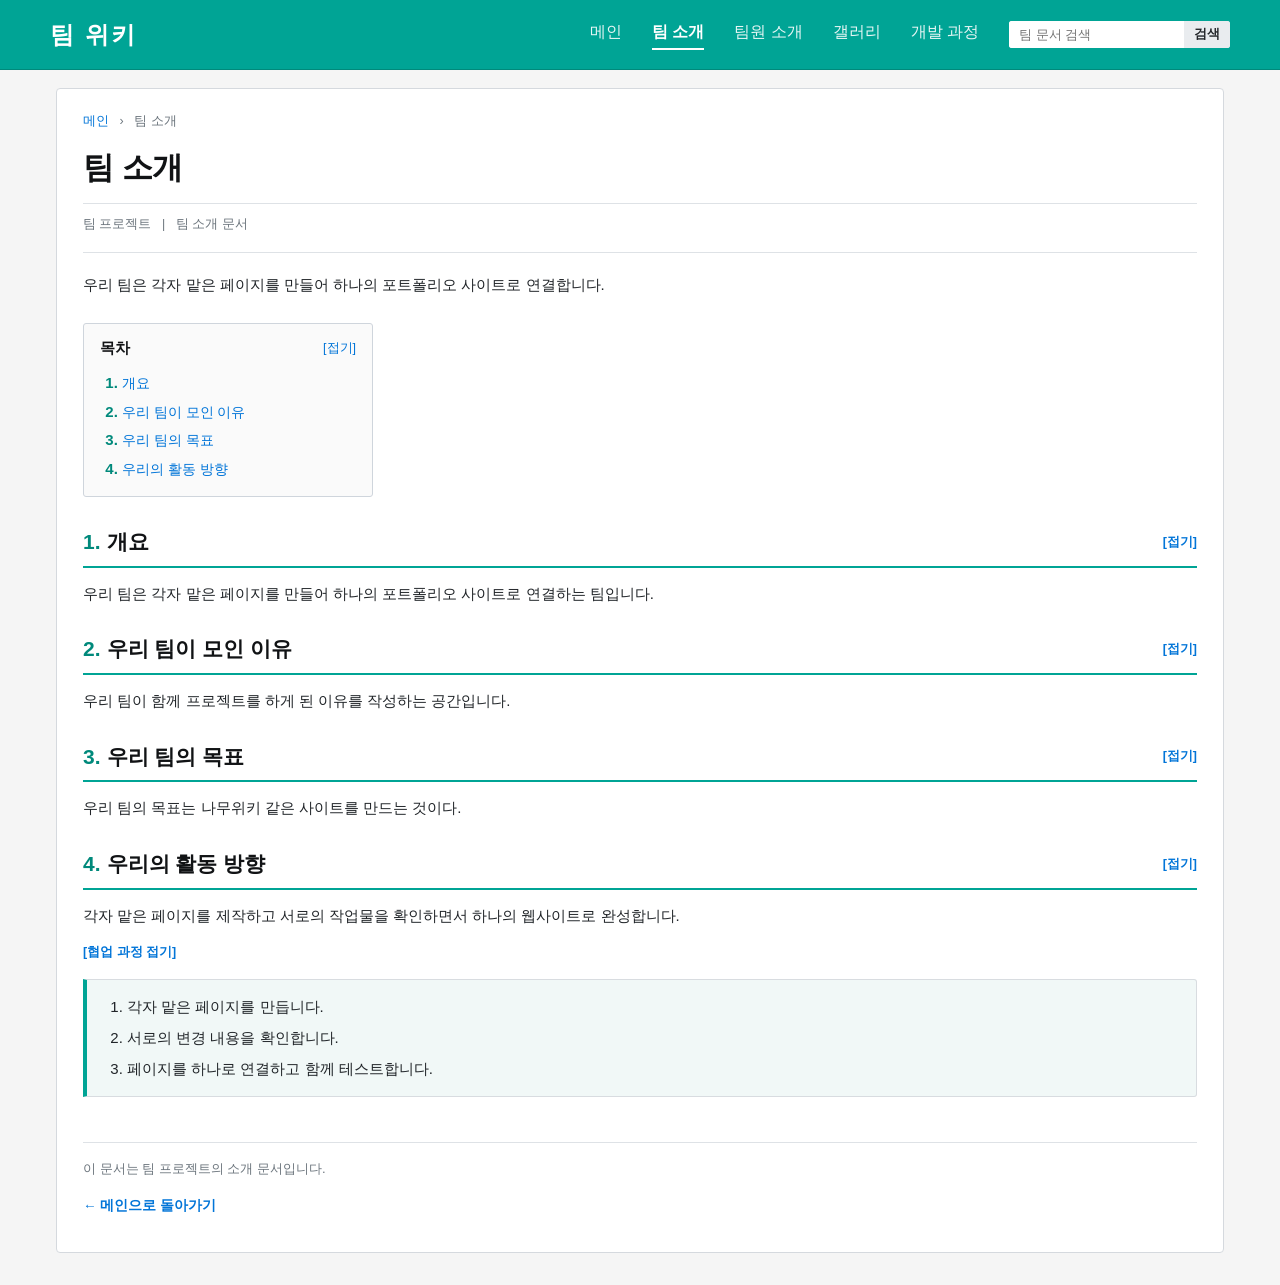
<file: about.html>
<!DOCTYPE html>
<html lang="ko">
<head>
  <meta charset="UTF-8">
  <meta name="viewport" content="width=device-width, initial-scale=1.0">
  <title>팀 소개 - 팀 문서</title>
  <link rel="stylesheet" href="./about.css">
  <script src="./about.js" defer></script>
</head>
<body>

  <!-- 상단 네비게이션 -->
  <header id="main-header" class="top-bar">
    <div class="nav-container">
      <a href="./index.html" class="logo">팀 위키</a>

      <nav class="top-menu" aria-label="주 메뉴">
        <a href="./index.html">메인</a>
        <a href="./about.html" aria-current="page">팀 소개</a>
        <a href="./team.html">팀원 소개</a>
        <a href="./gallery.html">갤러리</a>
        <a href="./process.html">개발 과정</a>
      </nav>

      <form id="search-form" class="search-form">
        <input
          type="search"
          id="search-input"
          placeholder="팀 문서 검색"
          aria-label="문서 검색"
        >
        <button type="submit">검색</button>
      </form>
    </div>
  </header>

  <!-- 문서 영역 -->
  <main class="wiki-container">

    <article class="wiki-article" id="team-info">

      <div class="breadcrumb">
        <a href="./index.html">메인</a>
        <span>›</span>
        팀 소개
      </div>

      <h1 class="document-title">팀 소개</h1>

      <div class="document-info">
        팀 프로젝트
        <span>|</span>
        팀 소개 문서
      </div>

      <hr>

      <p class="intro">
        우리 팀은 각자 맡은 페이지를 만들어 하나의 포트폴리오 사이트로 연결합니다.
      </p>

      <!-- 목차 -->
      <div class="toc">
        <div class="toc-header">
          <div class="toc-title">목차</div>
          <button type="button" class="toc-toggle" id="toc-toggle" aria-controls="toc-list" aria-expanded="true">[접기]</button>
        </div>

        <ol id="toc-list">
          <li><a href="#section1">개요</a></li>
          <li><a href="#section2">우리 팀이 모인 이유</a></li>
          <li><a href="#section3">우리 팀의 목표</a></li>
          <li><a href="#section4">우리의 활동 방향</a></li>
        </ol>
      </div>

      <!-- 1. 개요 -->
      <section id="section1">
        <h2>
          <span>1.</span> 개요
          <button type="button" class="fold-btn" data-target="body-1" aria-controls="body-1" aria-expanded="true">[접기]</button>
        </h2>
        <div class="section-body" id="body-1">
          <p>
            우리 팀은 각자 맡은 페이지를 만들어
            하나의 포트폴리오 사이트로 연결하는 팀입니다.
          </p>
        </div>
      </section>

      <!-- 2. 팀이 모인 이유 -->
      <section id="section2">
        <h2>
          <span>2.</span> 우리 팀이 모인 이유
          <button type="button" class="fold-btn" data-target="body-2" aria-controls="body-2" aria-expanded="true">[접기]</button>
        </h2>
        <div class="section-body" id="body-2">
          <p>
            우리 팀이 함께 프로젝트를 하게 된 이유를 작성하는 공간입니다.
          </p>
        </div>
      </section>

      <!-- 3. 팀의 목표 -->
      <section id="section3">
        <h2>
          <span>3.</span> 우리 팀의 목표
          <button type="button" class="fold-btn" data-target="body-3" aria-controls="body-3" aria-expanded="true">[접기]</button>
        </h2>
        <div class="section-body" id="body-3">
          <p>
            우리 팀의 목표는 나무위키 같은 사이트를 만드는 것이다.
          </p>
        </div>
      </section>

      <!-- 4. 활동 방향 -->
      <section id="section4">
        <h2>
          <span>4.</span> 우리의 활동 방향
          <button type="button" class="fold-btn" data-target="body-4" aria-controls="body-4" aria-expanded="true">[접기]</button>
        </h2>
        <div class="section-body" id="body-4">

          <p>
            각자 맡은 페이지를 제작하고 서로의 작업물을 확인하면서
            하나의 웹사이트로 완성합니다.
          </p>

          <button
            id="work-button"
            type="button"
            aria-controls="work-list"
            aria-expanded="true"
            hidden
          >
            [협업 과정 접기]
          </button>

          <ol id="work-list">
            <li>각자 맡은 페이지를 만듭니다.</li>
            <li>서로의 변경 내용을 확인합니다.</li>
            <li>페이지를 하나로 연결하고 함께 테스트합니다.</li>
          </ol>
        </div>
      </section>

      <!-- 하단 정보 -->
      <div class="document-footer">
        이 문서는 팀 프로젝트의 소개 문서입니다.
      </div>

      <a href="./index.html" class="back-link">
        ← 메인으로 돌아가기
      </a>

    </article>
  </main>

</body>
</html>
</file>
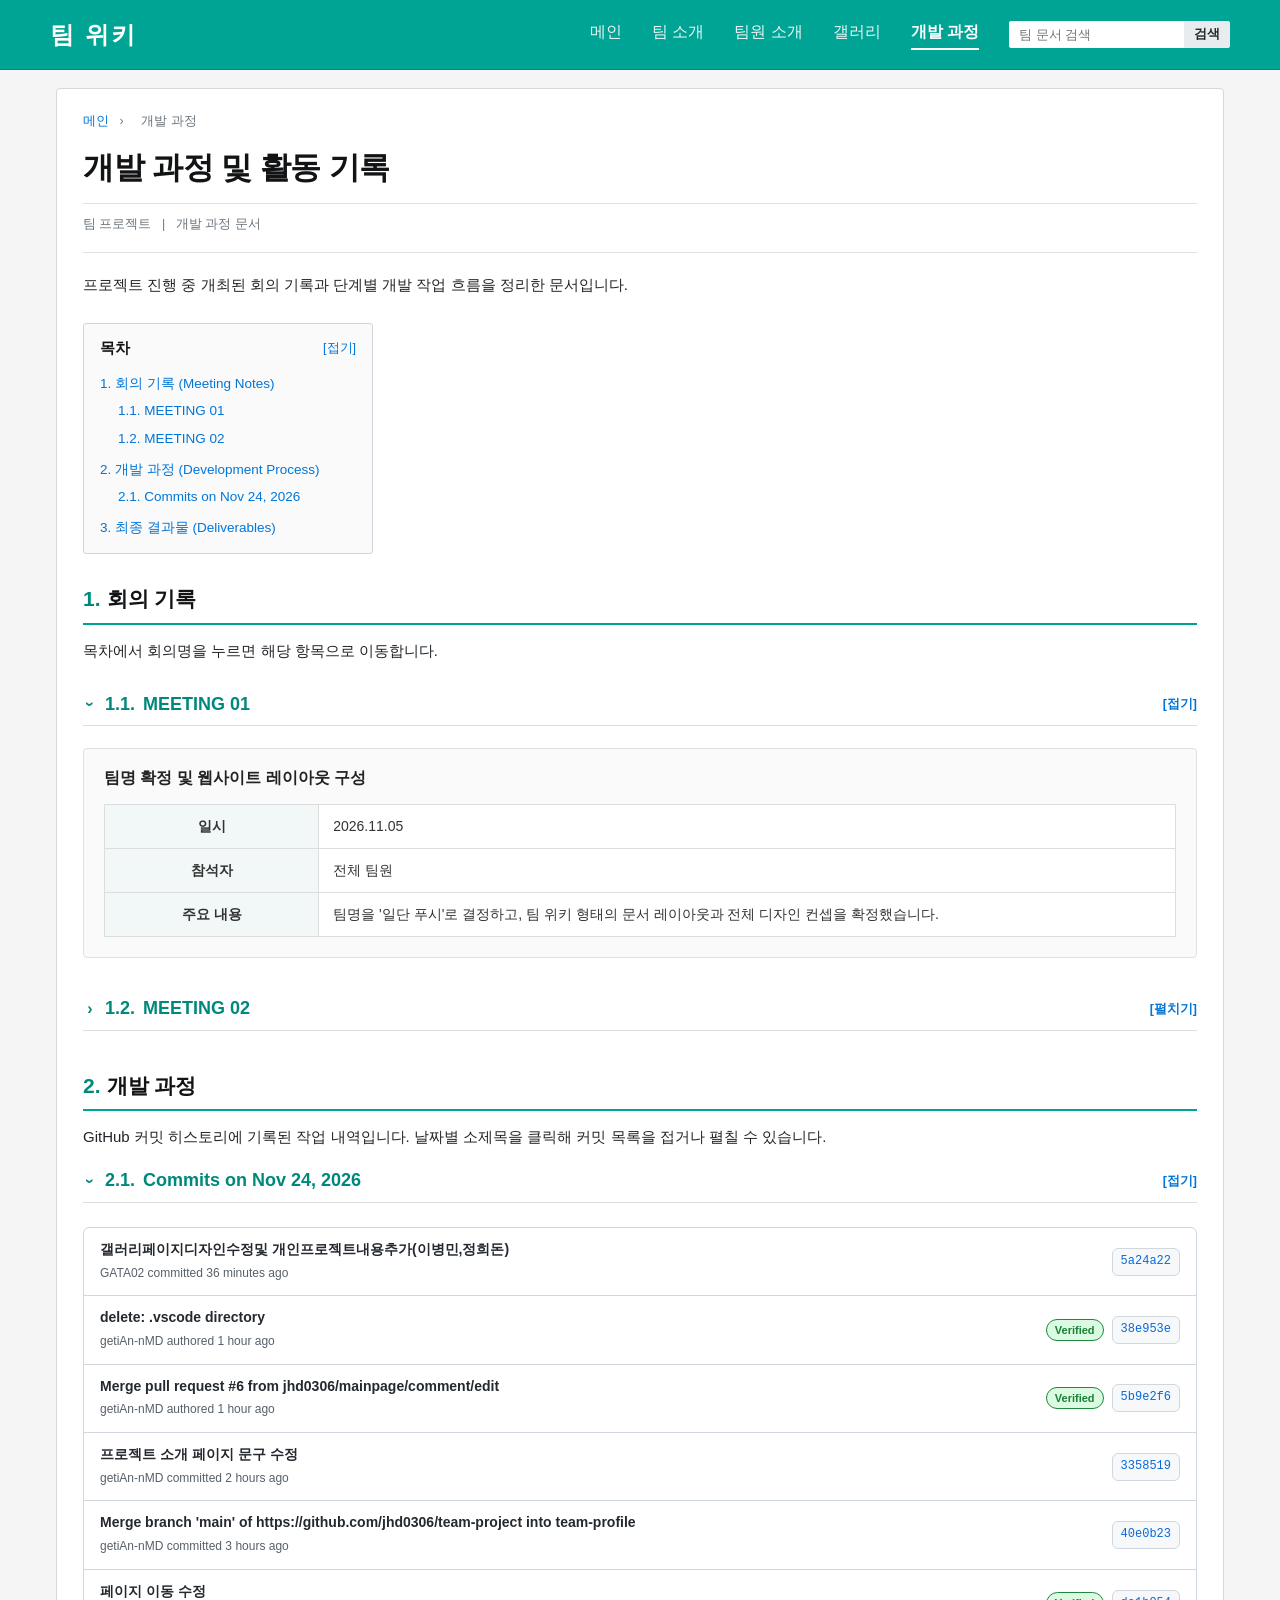
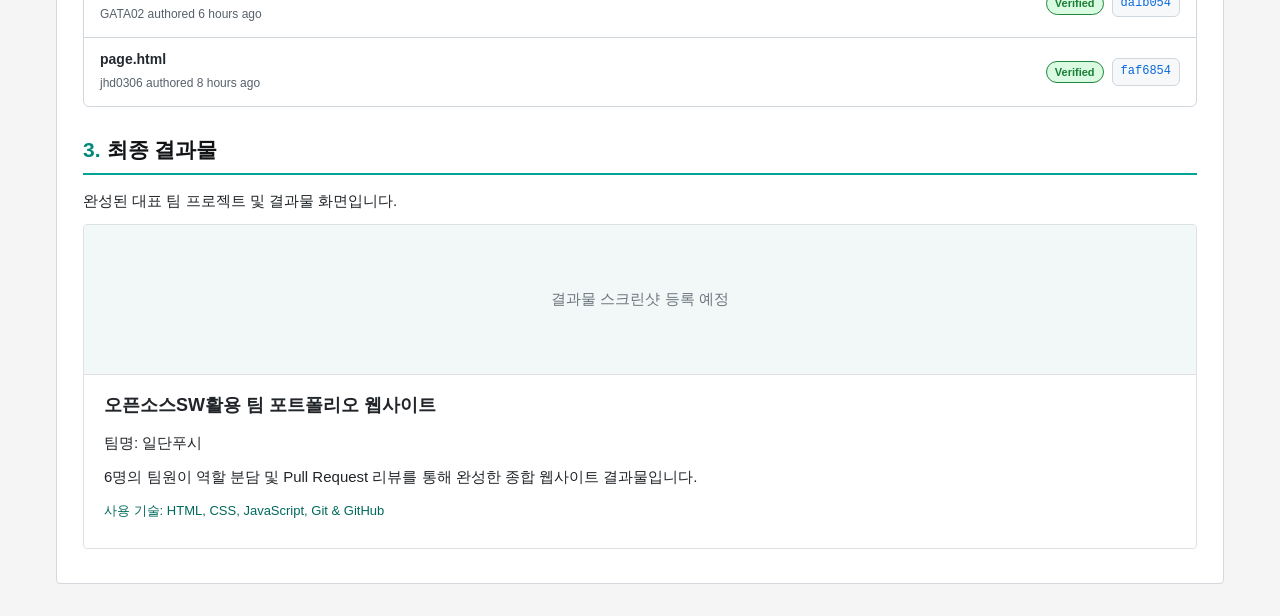
<file: process.html>
<!DOCTYPE html>
<html lang="ko">
<head>
    <meta charset="UTF-8">
    <meta name="viewport" content="width=device-width, initial-scale=1.0">
    <title>개발 과정 - 팀 위키</title>
    <link rel="stylesheet" href="./process.css">
    <script src="./process.js" defer></script>
</head>
<body>

    <!-- 상단 헤더 -->
    <header id="main-header" class="top-bar">
        <div class="nav-container">
            <a href="./index.html" class="logo">팀 위키</a>

            <nav class="top-menu" aria-label="주 메뉴">
                <a href="./index.html">메인</a>
                <a href="./about.html">팀 소개</a>
                <a href="./team.html">팀원 소개</a>
                <a href="./gallery.html">갤러리</a>
                <a href="./process.html" aria-current="page">개발 과정</a>
            </nav>
            <form id="search-form" class="search-form">
                <input type="search" id="search-input" placeholder="팀 문서 검색" aria-label="문서 검색">
                <button type="submit">검색</button>
            </form>
        </div>
    </header>

    <!-- 메인 위키 컨테이너 -->
    <main id="process-page" class="wiki-container">
        <article class="wiki-article">

            <!-- 경로 위치 -->
            <div class="breadcrumb">
                <a href="./index.html">메인</a>
                <span>›</span>
                <span>개발 과정</span>
            </div>

            <h1 class="document-title">개발 과정 및 활동 기록</h1>

            <div class="document-info">
                팀 프로젝트
                <span>|</span>
                개발 과정 문서
            </div>

            <hr>
            <p class="intro">프로젝트 진행 중 개최된 회의 기록과 단계별 개발 작업 흐름을 정리한 문서입니다.</p>

            <!-- 목차 -->
            <nav class="toc" aria-label="목차">
                <div class="toc-header"><div class="toc-title">목차</div><button type="button" class="toc-toggle" id="toc-toggle" aria-controls="toc-list" aria-expanded="true">[접기]</button></div>

                <ol class="toc-list" id="toc-list">
                    <li>
                        <a href="#meetings">
                            <span class="section-number">1.</span> 회의 기록 (Meeting Notes)
                        </a>
                        <ol>
                            <li><a href="#meeting-1-1"><span class="section-number">1.1.</span> MEETING 01</a></li>
                            <li><a href="#meeting-1-2"><span class="section-number">1.2.</span> MEETING 02</a></li>
                        </ol>
                    </li>
                    <li>
                        <a href="#dev-process">
                            <span class="section-number">2.</span> 개발 과정 (Development Process)
                        </a>
                        <ol>
                            <li><a href="#commits-2026-11-24"><span class="section-number">2.1.</span> Commits on Nov 24, 2026</a></li>
                        </ol>
                    </li>
                    <li>
                        <a href="#outcomes">
                            <span class="section-number">3.</span> 최종 결과물 (Deliverables)
                        </a>
                    </li>
                </ol>
            </nav>

            <!-- 1. 회의 기록 섹션 -->
            <section id="meetings" class="gallery-section">
                <h2 class="section-title"><a href="#meetings">1.</a> 회의 기록</h2>
                <p>목차에서 회의명을 누르면 해당 항목으로 이동합니다.</p>

                <!-- 1.1 MEETING 01 -->
                <details id="meeting-1-1" class="section-toggle-card" open>
                    <summary class="section-toggle-summary">
                        <h3 class="sub-section-title">
                            <span class="toggle-icon">›</span>
                            <a href="#meeting-1-1">1.1.</a> MEETING 01
                        </h3>
                    </summary>
                    <div class="section-toggle-content">
                        <div class="meeting-inner-card">
                            <h4 class="meeting-card-title">팀명 확정 및 웹사이트 레이아웃 구성</h4>
                            <table class="wiki-table">
                                <tbody>
                                    <tr>
                                        <th>일시</th>
                                        <td>2026.11.05</td>
                                    </tr>
                                    <tr>
                                        <th>참석자</th>
                                        <td>전체 팀원</td>
                                    </tr>
                                    <tr>
                                        <th>주요 내용</th>
                                        <td>팀명을 '일단 푸시'로 결정하고, 팀 위키 형태의 문서 레이아웃과 전체 디자인 컨셉을 확정했습니다.</td>
                                    </tr>
                                </tbody>
                            </table>
                        </div>
                    </div>
                </details>

                <!-- 1.2 MEETING 02 -->
                <details id="meeting-1-2" class="section-toggle-card" style="margin-top: 16px;">
                    <summary class="section-toggle-summary">
                        <h3 class="sub-section-title">
                            <span class="toggle-icon">›</span>
                            <a href="#meeting-1-2">1.2.</a> MEETING 02
                        </h3>
                    </summary>
                    <div class="section-toggle-content">
                        <div class="meeting-inner-card">
                            <h4 class="meeting-card-title">페이지별 역할 분담 및 Git 브랜치 전략</h4>
                            <table class="wiki-table">
                                <tbody>
                                    <tr>
                                        <th>일시</th>
                                        <td>2026.11.12</td>
                                    </tr>
                                    <tr>
                                        <th>참석자</th>
                                        <td>전체 팀원</td>
                                    </tr>
                                    <tr>
                                        <th>주요 내용</th>
                                        <td>메인 페이지, 팀 소개, 팀원 소개, 갤러리, 개발 과정 등 각 기능별 담당자를 배정하고 PR 검수 규칙을 정했습니다.</td>
                                    </tr>
                                </tbody>
                            </table>
                        </div>
                    </div>
                </details>

            </section>

            <!-- 2. 개발 과정 섹션 -->
            <section id="dev-process" class="gallery-section">
                <h2 class="section-title"><a href="#dev-process">2.</a> 개발 과정</h2>
                <p>GitHub 커밋 히스토리에 기록된 작업 내역입니다. 날짜별 소제목을 클릭해 커밋 목록을 접거나 펼칠 수 있습니다.</p>

                <!-- 2.1. Commits on Nov 24, 2026 -->
                <details id="commits-2026-11-24" class="section-toggle-card" open>
                    <summary class="section-toggle-summary">
                        <h3 class="sub-section-title">
                            <span class="toggle-icon">›</span>
                            <a href="#commits-2026-11-24">2.1.</a> Commits on Nov 24, 2026
                        </h3>
                    </summary>
                    <div class="section-toggle-content">
                        <div class="gh-commits-wrapper">
                            <div class="gh-commit-list">

                                <!-- 커밋 1 -->
                                <div class="gh-commit-row">
                                    <div class="gh-commit-info">
                                        <div class="gh-commit-msg">갤러리페이지디자인수정및 개인프로젝트내용추가(이병민,정희돈)</div>
                                        <div class="gh-commit-author">GATA02 committed 36 minutes ago</div>
                                    </div>
                                    <div class="gh-commit-right">
                                        <span class="gh-commit-sha">5a24a22</span>
                                    </div>
                                </div>

                                <!-- 커밋 2 -->
                                <div class="gh-commit-row">
                                    <div class="gh-commit-info">
                                        <div class="gh-commit-msg">delete: .vscode directory</div>
                                        <div class="gh-commit-author">getiAn-nMD authored 1 hour ago</div>
                                    </div>
                                    <div class="gh-commit-right">
                                        <span class="gh-verified-badge">Verified</span>
                                        <span class="gh-commit-sha">38e953e</span>
                                    </div>
                                </div>

                                <!-- 커밋 3 -->
                                <div class="gh-commit-row">
                                    <div class="gh-commit-info">
                                        <div class="gh-commit-msg">Merge pull request #6 from jhd0306/mainpage/comment/edit</div>
                                        <div class="gh-commit-author">getiAn-nMD authored 1 hour ago</div>
                                    </div>
                                    <div class="gh-commit-right">
                                        <span class="gh-verified-badge">Verified</span>
                                        <span class="gh-commit-sha">5b9e2f6</span>
                                    </div>
                                </div>

                                <!-- 커밋 4 -->
                                <div class="gh-commit-row">
                                    <div class="gh-commit-info">
                                        <div class="gh-commit-msg">프로젝트 소개 페이지 문구 수정</div>
                                        <div class="gh-commit-author">getiAn-nMD committed 2 hours ago</div>
                                    </div>
                                    <div class="gh-commit-right">
                                        <span class="gh-commit-sha">3358519</span>
                                    </div>
                                </div>

                                <!-- 커밋 5 -->
                                <div class="gh-commit-row">
                                    <div class="gh-commit-info">
                                        <div class="gh-commit-msg">Merge branch 'main' of https://github.com/jhd0306/team-project into team-profile</div>
                                        <div class="gh-commit-author">getiAn-nMD committed 3 hours ago</div>
                                    </div>
                                    <div class="gh-commit-right">
                                        <span class="gh-commit-sha">40e0b23</span>
                                    </div>
                                </div>

                                <!-- 커밋 6 -->
                                <div class="gh-commit-row">
                                    <div class="gh-commit-info">
                                        <div class="gh-commit-msg">페이지 이동 수정</div>
                                        <div class="gh-commit-author">GATA02 authored 6 hours ago</div>
                                    </div>
                                    <div class="gh-commit-right">
                                        <span class="gh-verified-badge">Verified</span>
                                        <span class="gh-commit-sha">da1b054</span>
                                    </div>
                                </div>

                                <!-- 커밋 7 -->
                                <div class="gh-commit-row">
                                    <div class="gh-commit-info">
                                        <div class="gh-commit-msg">page.html</div>
                                        <div class="gh-commit-author">jhd0306 authored 8 hours ago</div>
                                    </div>
                                    <div class="gh-commit-right">
                                        <span class="gh-verified-badge">Verified</span>
                                        <span class="gh-commit-sha">faf6854</span>
                                    </div>
                                </div>

                            </div>
                        </div>
                    </div>
                </details>

            </section>

            <!-- 3. 최종 결과물 섹션 -->
            <section id="outcomes" class="gallery-section">
                <h2 class="section-title"><a href="#outcomes">3.</a> 최종 결과물</h2>
                <p>완성된 대표 팀 프로젝트 및 결과물 화면입니다.</p>

                <article class="project-card gallery-team-card">
                    <div class="project-thumb">
                        <span class="placeholder">결과물 스크린샷 등록 예정</span>
                    </div>
                    <div class="project-info">
                        <h3 class="project-title">오픈소스SW활용 팀 포트폴리오 웹사이트</h3>
                        <p class="project-desc">팀명: 일단푸시</p>
                        <p class="project-desc" style="margin-top: 4px;">6명의 팀원이 역할 분담 및 Pull Request 리뷰를 통해 완성한 종합 웹사이트 결과물입니다.</p>
                        <p class="project-tech">사용 기술: HTML, CSS, JavaScript, Git & GitHub</p>
                    </div>
                </article>
            </section>

        </article>
    </main>

</body>
</html>
</file>
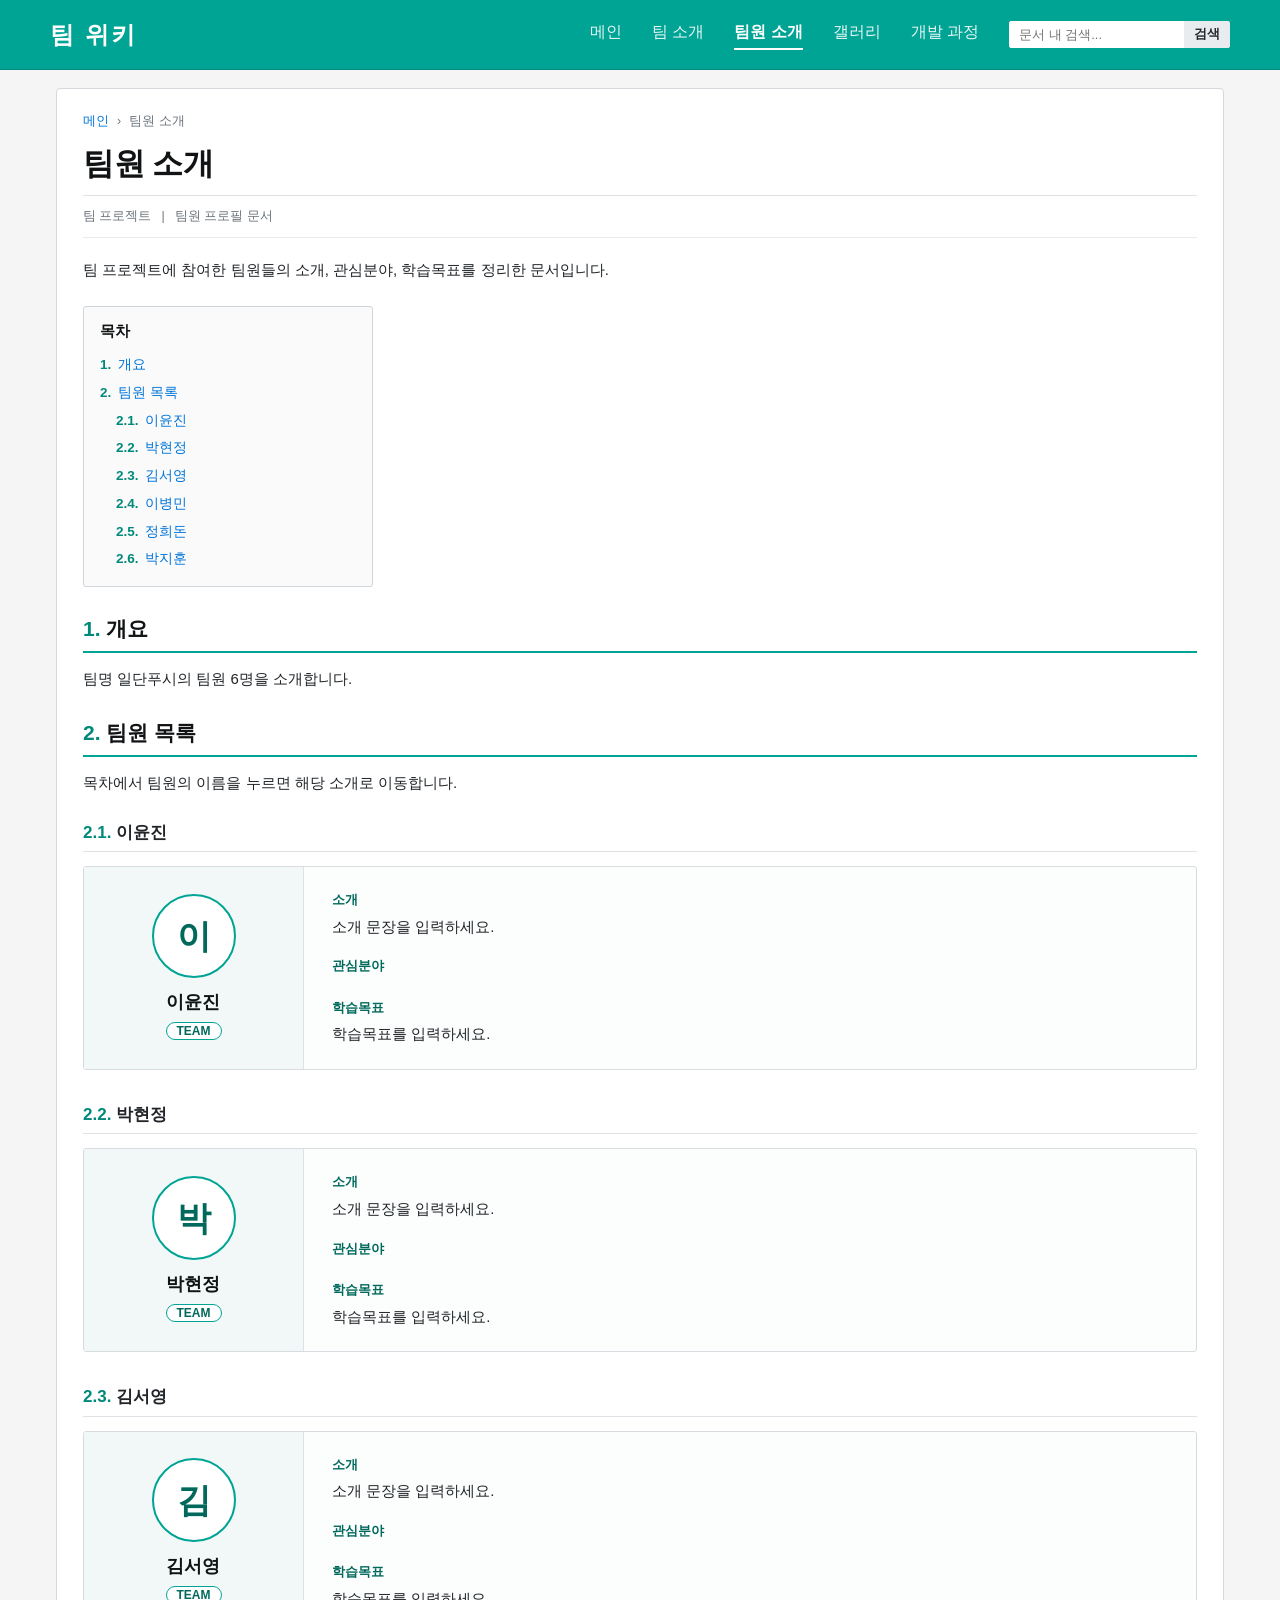
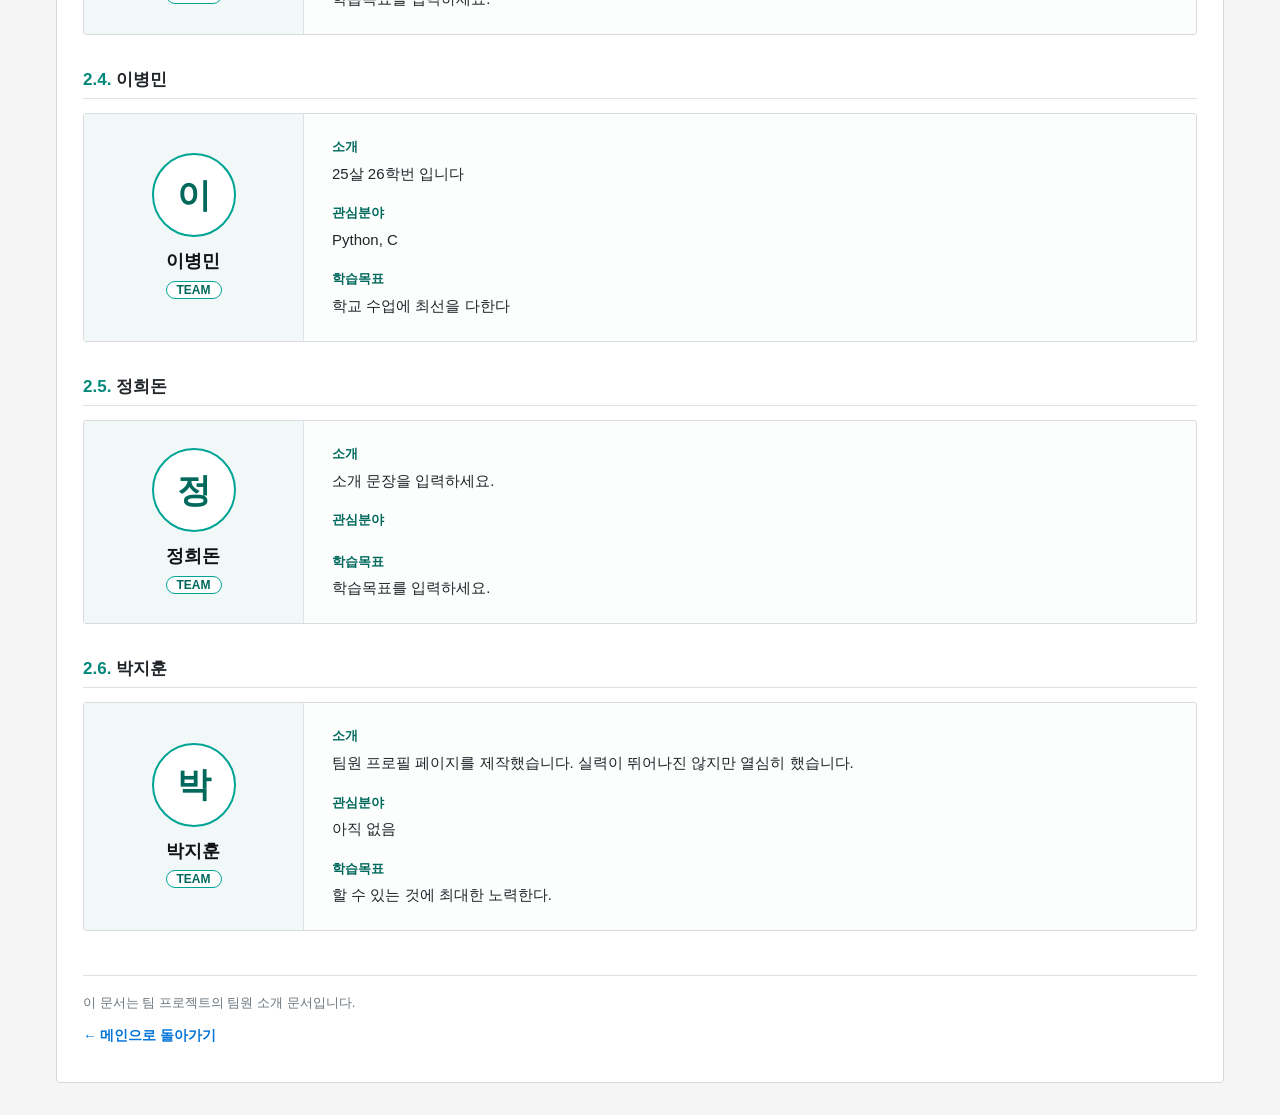
<file: team.html>
<!doctype html>
<html lang="ko">
  <head>
    <meta charset="UTF-8" />
    <meta name="viewport" content="width=device-width, initial-scale=1.0" />
    <title>팀원 소개 - 팀 위키</title>
    <link rel="stylesheet" href="./team.css" />
  </head>
  <body>
    <header class="top-bar">
      <nav class="nav-container" aria-label="주 메뉴">
        <a href="./index.html" class="logo">팀 위키</a>

        <div class="top-menu">
          <a href="./index.html">메인</a>
          <a href="./about.html">팀 소개</a>
          <a href="./team.html" aria-current="page">팀원 소개</a>
          <a href="./gallery.html">갤러리</a>
          <a href="./process.html">개발 과정</a>
        </div>

        <form class="search-form" id="search-form" role="search">
          <input
            type="search"
            id="search-input"
            placeholder="문서 내 검색..."
            autocomplete="off"
          />
          <button type="submit" aria-label="검색">검색</button>
        </form>
      </nav>
    </header>

    <main id="team-page" class="wiki-container">
      <article class="wiki-article">
        <div class="breadcrumb">
          <a href="./index.html">메인</a>
          <span>›</span>
          <span>팀원 소개</span>
        </div>

        <h1 class="document-title">팀원 소개</h1>

        <div class="document-info">
          팀 프로젝트
          <span>|</span>
          팀원 프로필 문서
        </div>

        <p class="intro">
          팀 프로젝트에 참여한 팀원들의 소개, 관심분야, 학습목표를 정리한
          문서입니다.
        </p>

        <nav class="toc" aria-label="목차">
          <h2 class="toc-title">목차</h2>

          <ol class="toc-list">
            <li>
              <a href="#overview"
                ><span class="section-number">1.</span> 개요</a
              >
            </li>

            <li>
              <a href="#members"
                ><span class="section-number">2.</span> 팀원 목록</a
              >

              <ol>
                <li>
                  <a href="#member1"
                    ><span class="section-number">2.1.</span> 이윤진</a
                  >
                </li>
                <li>
                  <a href="#member2"
                    ><span class="section-number">2.2.</span> 박현정</a
                  >
                </li>
                <li>
                  <a href="#member3"
                    ><span class="section-number">2.3.</span> 김서영</a
                  >
                </li>
                <li>
                  <a href="#member4"
                    ><span class="section-number">2.4.</span> 이병민</a
                  >
                </li>
                <li>
                  <a href="#member5"
                    ><span class="section-number">2.5.</span> 정희돈</a
                  >
                </li>
                <li>
                  <a href="#member6"
                    ><span class="section-number">2.6.</span> 박지훈</a
                  >
                </li>
              </ol>
            </li>
          </ol>
        </nav>

        <section id="overview" class="team-section">
          <h2 class="section-title"><a href="#overview">1.</a> 개요</h2>
          <p>팀명 일단푸시의 팀원 6명을 소개합니다.</p>
        </section>

        <section id="members" class="team-section">
          <h2 class="section-title"><a href="#members">2.</a> 팀원 목록</h2>
          <p>목차에서 팀원의 이름을 누르면 해당 소개로 이동합니다.</p>

          <section id="member1" class="member-section">
            <h3 class="member-title"><a href="#member1">2.1.</a> 이윤진</h3>

            <article class="member-card">
              <div class="member-thumb">
                <div class="member-avatar">이</div>
                <div>
                  <p class="member-name">이윤진</p>
                  <span class="member-badge">TEAM</span>
                </div>
              </div>
              <div class="member-info">
                <div class="info-block">
                  <h4>소개</h4>
                  <p>소개 문장을 입력하세요.</p>
                </div>
                <div class="info-block">
                  <h4>관심분야</h4>
                  <ul class="tag-list"></ul>
                </div>
                <div class="info-block">
                  <h4>학습목표</h4>
                  <p>학습목표를 입력하세요.</p>
                </div>
              </div>
            </article>
          </section>

          <section id="member2" class="member-section">
            <h3 class="member-title"><a href="#member2">2.2.</a> 박현정</h3>

            <article class="member-card">
              <div class="member-thumb">
                <div class="member-avatar">박</div>
                <div>
                  <p class="member-name">박현정</p>
                  <span class="member-badge">TEAM</span>
                </div>
              </div>
              <div class="member-info">
                <div class="info-block">
                  <h4>소개</h4>
                  <p>소개 문장을 입력하세요.</p>
                </div>
                <div class="info-block">
                  <h4>관심분야</h4>
                  <ul class="tag-list"></ul>
                </div>
                <div class="info-block">
                  <h4>학습목표</h4>
                  <p>학습목표를 입력하세요.</p>
                </div>
              </div>
            </article>
          </section>

          <section id="member3" class="member-section">
            <h3 class="member-title"><a href="#member3">2.3.</a> 김서영</h3>

            <article class="member-card">
              <div class="member-thumb">
                <div class="member-avatar">김</div>
                <div>
                  <p class="member-name">김서영</p>
                  <span class="member-badge">TEAM</span>
                </div>
              </div>
              <div class="member-info">
                <div class="info-block">
                  <h4>소개</h4>
                  <p>소개 문장을 입력하세요.</p>
                </div>
                <div class="info-block">
                  <h4>관심분야</h4>
                  <ul class="tag-list"></ul>
                </div>
                <div class="info-block">
                  <h4>학습목표</h4>
                  <p>학습목표를 입력하세요.</p>
                </div>
              </div>
            </article>
          </section>

          <section id="member4" class="member-section">
            <h3 class="member-title"><a href="#member4">2.4.</a> 이병민</h3>

            <article class="member-card">
              <div class="member-thumb">
                <div class="member-avatar">이</div>
                <div>
                  <p class="member-name">이병민</p>
                  <span class="member-badge">TEAM</span>
                </div>
              </div>
              <div class="member-info">
                <div class="info-block">
                  <h4>소개</h4>
                  <p>25살 26학번 입니다</p>
                </div>
                <div class="info-block">
                  <h4>관심분야</h4>
                  <p>Python, C</p>
                  <ul class="tag-list"></ul>
                </div>
                <div class="info-block">
                  <h4>학습목표</h4>
                  <p>학교 수업에 최선을 다한다</p>
                </div>
              </div>
            </article>
          </section>

          <section id="member5" class="member-section">
            <h3 class="member-title"><a href="#member5">2.5.</a> 정희돈</h3>

            <article class="member-card">
              <div class="member-thumb">
                <div class="member-avatar">정</div>
                <div>
                  <p class="member-name">정희돈</p>
                  <span class="member-badge">TEAM</span>
                </div>
              </div>
              <div class="member-info">
                <div class="info-block">
                  <h4>소개</h4>
                  <p>소개 문장을 입력하세요.</p>
                </div>
                <div class="info-block">
                  <h4>관심분야</h4>
                  <ul class="tag-list"></ul>
                </div>
                <div class="info-block">
                  <h4>학습목표</h4>
                  <p>학습목표를 입력하세요.</p>
                </div>
              </div>
            </article>
          </section>

          <section id="member6" class="member-section">
            <h3 class="member-title"><a href="#member6">2.6.</a> 박지훈</h3>

            <article class="member-card">
              <div class="member-thumb">
                <div class="member-avatar">박</div>
                <div>
                  <p class="member-name">박지훈</p>
                  <span class="member-badge">TEAM</span>
                </div>
              </div>
              <div class="member-info">
                <div class="info-block">
                  <h4>소개</h4>
                  <p>
                    팀원 프로필 페이지를 제작했습니다. 실력이 뛰어나진 않지만
                    열심히 했습니다.
                  </p>
                </div>
                <div class="info-block">
                  <h4>관심분야</h4>
                  <p>아직 없음</p>
                  <ul class="tag-list"></ul>
                </div>
                <div class="info-block">
                  <h4>학습목표</h4>
                  <p>할 수 있는 것에 최대한 노력한다.</p>
                </div>
              </div>
            </article>
          </section>
        </section>

        <footer id="site-footer" class="document-footer">
          <p>이 문서는 팀 프로젝트의 팀원 소개 문서입니다.</p>

          <a href="./index.html" class="back-link">← 메인으로 돌아가기</a>
        </footer>
      </article>
    </main>

    <script src="./team.js"></script>
  </body>
</html>
</file>
<file: about.css>
/* =========================
   기본 설정 (index.css 디자인 기준)
========================= */
:root {
  --header-bg: #00a495;
  --header-bg-scrolled: #008f82;
  --accent: #00a495;
  --accent-dark: #00897b;
  --accent-deep: #00695c;
  --accent-soft: #f1f8f7;
  --link: #0275d8;
  --line: #dee2e6;
  --title: #111315;
}

* {
  box-sizing: border-box;
}

html {
  scroll-behavior: smooth;
  scroll-padding-top: 84px;
  background: #f5f5f5;
}

body {
  margin: 0;
  background: #f5f5f5;
  color: #212529;
  font-family: "Apple SD Gothic Neo", "Malgun Gothic", "Noto Sans KR", sans-serif;
  font-size: 15px;
  line-height: 1.65;
}

/* 상단 네비게이션 (비율: process 헤더 / 색상: index) */
.top-bar {
  position: sticky;
  top: 0;
  z-index: 1000;
  width: 100%;
  height: 70px;
  background: var(--header-bg);
  border-bottom: 1px solid var(--accent-dark);
  transition: all 0.4s ease;
}

.top-bar.scrolled {
  background: var(--header-bg-scrolled);
  box-shadow: 0 2px 8px rgba(0, 0, 0, 0.14);
}

.nav-container {
  display: flex;
  align-items: center;
  gap: 30px;
  width: 100%;
  height: 100%;
  padding: 0 50px;
}

.logo {
  color: #ffffff;
  font-size: 24px;
  font-weight: 800;
  letter-spacing: 2px;
  text-decoration: none;
  white-space: nowrap;
}

.top-menu {
  display: flex;
  align-items: center;
  gap: 30px;
  margin-left: auto;
}

.top-menu a {
  position: relative;
  padding-bottom: 5px;
  color: rgba(255, 255, 255, 0.9);
  font-size: 16px;
  font-weight: 500;
  text-decoration: none;
  white-space: nowrap;
  transition: color 0.3s;
}

.top-menu a:hover {
  color: #ffffff;
}

.top-menu a[aria-current="page"] {
  color: #ffffff;
  font-weight: 700;
}

.top-menu a[aria-current="page"]::after {
  content: "";
  position: absolute;
  bottom: 0;
  left: 0;
  width: 100%;
  height: 2px;
  background: #ffffff;
}

/* 검색창 */
.search-form {
  display: flex;
  background: #ffffff;
  border-radius: 3px;
  overflow: hidden;
}

.search-form input {
  width: 175px;
  padding: 5px 10px;
  border: none;
  outline: none;
  color: #212529;
  font-size: 13px;
}

.search-form button {
  padding: 5px 10px;
  border: none;
  background: #e9ecef;
  color: #212529;
  font-size: 12.5px;
  font-weight: 700;
  cursor: pointer;
}

.search-form button:hover {
  background: var(--line);
}

/* 전체 문서 영역 */
.wiki-container {
  max-width: 1200px;
  margin: 18px auto 32px;
  padding: 0 16px;
}

.wiki-article {
  padding: 22px 26px 34px;
  background: #ffffff;
  border: 1px solid #d5d9de;
  border-radius: 4px;
}

/* 경로 표시 */
.breadcrumb {
  margin-bottom: 10px;
  color: #6c757d;
  font-size: 12.5px;
}

.breadcrumb a {
  color: var(--link);
  text-decoration: none;
}

.breadcrumb a:hover {
  text-decoration: underline;
}

.breadcrumb span {
  margin: 0 7px;
}

/* 문서 제목 */
.document-title {
  margin: 0;
  padding-bottom: 10px;
  border-bottom: 1px solid var(--line);
  color: var(--title);
  font-size: 31px;
  font-weight: 800;
  letter-spacing: -0.5px;
}

.document-info {
  margin-top: 10px;
  color: #6c757d;
  font-size: 12.5px;
}

.document-info span {
  margin: 0 7px;
}

.wiki-article > hr {
  margin: 18px 0;
  border: none;
  border-top: 1px solid var(--line);
}

/* 소개 문장 */
.intro {
  margin: 20px 0;
  font-size: 15px;
}

/* 목차 */
.toc {
  display: table;
  min-width: 290px;
  max-width: 100%;
  margin: 25px 0 28px;
  padding: 12px 16px;
  border: 1px solid #cfd5dc;
  border-radius: 3px;
  background: #fafafa;
}

.toc-header {
  display: flex;
  align-items: center;
  justify-content: space-between;
  gap: 18px;
  margin-bottom: 8px;
}

.toc-title {
  color: var(--title);
  font-size: 15px;
  font-weight: 800;
}

.toc ol {
  margin: 0;
  padding-left: 22px;
}

.toc li {
  padding: 2px 0;
}

.toc li::marker {
  color: var(--accent-dark);
  font-weight: 700;
}

.toc a {
  color: var(--link);
  font-size: 13.5px;
  text-decoration: none;
}

.toc a:hover {
  text-decoration: underline;
}

/* 문서 본문 */
.wiki-article section {
  margin-top: 26px;
  scroll-margin-top: 84px;
}

.wiki-article section h2 {
  display: flex;
  align-items: center;
  gap: 6px;
  margin: 0 0 14px;
  padding-bottom: 6px;
  border-bottom: 2px solid var(--accent);
  color: var(--title);
  font-size: 21px;
  font-weight: 800;
}

.wiki-article section h2 span {
  color: var(--accent-dark);
}

.wiki-article section p {
  margin: 10px 0;
}

/* 목차 / 섹션 접기·펼치기 (index 디자인 기준) */
.wiki-article .toc-toggle,
.wiki-article .fold-btn,
.wiki-article #work-button {
  padding: 0;
  border: none;
  border-radius: 0;
  background: none;
  color: var(--link);
  font-size: 12.5px;
  font-weight: 400;
  cursor: pointer;
}

.wiki-article .fold-btn,
.wiki-article #work-button {
  font-weight: 600;
}

.wiki-article .fold-btn {
  margin-left: auto;
}

.wiki-article #work-button {
  margin-top: 6px;
}

.wiki-article .toc-toggle:hover,
.wiki-article .fold-btn:hover,
.wiki-article #work-button:hover {
  background: none;
  text-decoration: underline;
}

.section-body.collapsed {
  display: none;
}

/* 협업 목록 */
#work-list {
  margin: 15px 0;
  padding: 12px 15px 12px 40px;
  border: 1px solid #d8dce0;
  border-left: 4px solid var(--accent);
  border-radius: 0 3px 3px 0;
  background: var(--accent-soft);
}

#work-list li {
  padding: 3px 0;
}

/* 버튼 */
.wiki-article button {
  padding: 5px 12px;
  border: 1px solid var(--accent);
  border-radius: 3px;
  background: var(--accent-soft);
  color: var(--accent-deep);
  font-size: 13px;
  font-weight: 600;
  cursor: pointer;
}

.wiki-article button:hover {
  background: #e0f0ee;
}

/* 검색 결과 강조: 초록(#00a495)의 보색 #ff5b6a, 투명도 30% */
.search-highlight {
  background: rgba(255, 91, 106, 0.3);
  border-radius: 3px;
  transition: background 0.3s;
}

/* 하단 */
.document-footer {
  margin-top: 45px;
  padding-top: 15px;
  border-top: 1px solid var(--line);
  color: #6c757d;
  font-size: 13px;
}

.back-link {
  display: inline-block;
  margin-top: 15px;
  color: var(--link);
  font-size: 13.5px;
  font-weight: 600;
  text-decoration: none;
}

.back-link:hover {
  text-decoration: underline;
}

/* 좁은 화면 */
@media (max-width: 860px) {
  .top-bar {
    height: auto;
  }

  .nav-container {
    flex-wrap: wrap;
    gap: 8px 20px;
    padding: 10px 20px;
  }

  .top-menu {
    gap: 18px;
    flex-wrap: wrap;
  }
}

@media (max-width: 600px) {
  .logo {
    font-size: 22px;
  }

  .search-form input {
    width: 125px;
  }

  .wiki-container {
    padding: 0 10px;
  }

  .wiki-article {
    padding: 16px 14px 28px;
  }

  .document-title {
    font-size: 25px;
  }

  .wiki-article section h2 {
    font-size: 19px;
  }

  .toc {
    display: block;
    min-width: 0;
  }
}
</file>
<file: process.css>
/* =========================
   기본 설정 (index.css 디자인 기준)
========================= */
:root {
  --header-bg: #00a495;
  --header-bg-scrolled: #008f82;
  --accent: #00a495;
  --accent-dark: #00897b;
  --accent-deep: #00695c;
  --accent-soft: #f1f8f7;
  --link: #0275d8;
  --line: #dee2e6;
  --title: #111315;
}

* {
  box-sizing: border-box;
}

html {
  scroll-behavior: smooth;
  scroll-padding-top: 84px;
  background: #f5f5f5;
}

body {
  margin: 0;
  background: #f5f5f5;
  color: #212529;
  font-family: "Apple SD Gothic Neo", "Malgun Gothic", "Noto Sans KR", sans-serif;
  font-size: 15px;
  line-height: 1.65;
}

/* 상단 네비게이션 (비율: process 헤더 / 색상: index) */
.top-bar {
  position: sticky;
  top: 0;
  z-index: 1000;
  width: 100%;
  height: 70px;
  background: var(--header-bg);
  border-bottom: 1px solid var(--accent-dark);
  transition: all 0.4s ease;
}

.top-bar.scrolled {
  background: var(--header-bg-scrolled);
  box-shadow: 0 2px 8px rgba(0, 0, 0, 0.14);
}

.nav-container {
  display: flex;
  align-items: center;
  gap: 30px;
  width: 100%;
  height: 100%;
  padding: 0 50px;
}

.logo {
  color: #ffffff;
  font-size: 24px;
  font-weight: 800;
  letter-spacing: 2px;
  text-decoration: none;
  white-space: nowrap;
}

.top-menu {
  display: flex;
  align-items: center;
  gap: 30px;
  margin-left: auto;
}

.top-menu a {
  position: relative;
  padding-bottom: 5px;
  color: rgba(255, 255, 255, 0.9);
  font-size: 16px;
  font-weight: 500;
  text-decoration: none;
  white-space: nowrap;
  transition: color 0.3s;
}

.top-menu a:hover {
  color: #ffffff;
}

.top-menu a[aria-current="page"] {
  color: #ffffff;
  font-weight: 700;
}

.top-menu a[aria-current="page"]::after {
  content: "";
  position: absolute;
  bottom: 0;
  left: 0;
  width: 100%;
  height: 2px;
  background: #ffffff;
}

/* 검색창 */
.search-form {
  display: flex;
  background: #ffffff;
  border-radius: 3px;
  overflow: hidden;
}

.search-form input {
  width: 175px;
  padding: 5px 10px;
  border: none;
  outline: none;
  color: #212529;
  font-size: 13px;
}

.search-form button {
  padding: 5px 10px;
  border: none;
  background: #e9ecef;
  color: #212529;
  font-size: 12.5px;
  font-weight: 700;
  cursor: pointer;
}

.search-form button:hover {
  background: var(--line);
}

/* 전체 문서 영역 */
.wiki-container {
  max-width: 1200px;
  margin: 18px auto 32px;
  padding: 0 16px;
}

.wiki-article {
  padding: 22px 26px 34px;
  background: #ffffff;
  border: 1px solid #d5d9de;
  border-radius: 4px;
}

/* 경로 표시 */
.breadcrumb {
  margin-bottom: 10px;
  color: #6c757d;
  font-size: 12.5px;
}

.breadcrumb a {
  color: var(--link);
  text-decoration: none;
}

.breadcrumb a:hover {
  text-decoration: underline;
}

.breadcrumb span {
  margin: 0 7px;
}

/* 문서 제목 */
.document-title {
  margin: 0;
  padding-bottom: 10px;
  border-bottom: 1px solid var(--line);
  color: var(--title);
  font-size: 31px;
  font-weight: 800;
  letter-spacing: -0.5px;
}

.document-info {
  margin-top: 10px;
  color: #6c757d;
  font-size: 12.5px;
}

.document-info span {
  margin: 0 7px;
}

.wiki-article > hr {
  margin: 18px 0;
  border: none;
  border-top: 1px solid var(--line);
}

/* 소개 문장 */
.intro {
  margin: 20px 0;
  font-size: 15px;
}

/* 목차 */
.toc {
  display: table;
  min-width: 290px;
  max-width: 100%;
  margin: 25px 0 28px;
  padding: 12px 16px;
  border: 1px solid #cfd5dc;
  border-radius: 3px;
  background: #fafafa;
}

.toc-header {
  display: flex;
  align-items: center;
  justify-content: space-between;
  gap: 18px;
  margin-bottom: 8px;
}

.toc-title {
  color: var(--title);
  font-size: 15px;
  font-weight: 800;
}

.toc ol {
  margin: 0;
  padding-left: 22px;
}

.toc li {
  padding: 2px 0;
}

.toc li::marker {
  color: var(--accent-dark);
  font-weight: 700;
}

.toc a {
  color: var(--link);
  font-size: 13.5px;
  text-decoration: none;
}

.toc a:hover {
  text-decoration: underline;
}

/* 문서 본문 */
.wiki-article section {
  margin-top: 26px;
  scroll-margin-top: 84px;
}

.wiki-article section h2 {
  display: flex;
  align-items: center;
  gap: 6px;
  margin: 0 0 14px;
  padding-bottom: 6px;
  border-bottom: 2px solid var(--accent);
  color: var(--title);
  font-size: 21px;
  font-weight: 800;
}

.wiki-article section h2 span {
  color: var(--accent-dark);
}

.wiki-article section p {
  margin: 10px 0;
}

/* 목차 / 섹션 접기·펼치기 (index 디자인 기준) */
.wiki-article .toc-toggle,
.wiki-article .fold-btn,
.wiki-article #work-button {
  padding: 0;
  border: none;
  border-radius: 0;
  background: none;
  color: var(--link);
  font-size: 12.5px;
  font-weight: 400;
  cursor: pointer;
}

.wiki-article .fold-btn,
.wiki-article #work-button {
  font-weight: 600;
}

.wiki-article .fold-btn {
  margin-left: auto;
}

.wiki-article #work-button {
  margin-top: 6px;
}

.wiki-article .toc-toggle:hover,
.wiki-article .fold-btn:hover,
.wiki-article #work-button:hover {
  background: none;
  text-decoration: underline;
}

.section-body.collapsed {
  display: none;
}

/* 협업 목록 */
#work-list {
  margin: 15px 0;
  padding: 12px 15px 12px 40px;
  border: 1px solid #d8dce0;
  border-left: 4px solid var(--accent);
  border-radius: 0 3px 3px 0;
  background: var(--accent-soft);
}

#work-list li {
  padding: 3px 0;
}

/* 버튼 */
.wiki-article button {
  padding: 5px 12px;
  border: 1px solid var(--accent);
  border-radius: 3px;
  background: var(--accent-soft);
  color: var(--accent-deep);
  font-size: 13px;
  font-weight: 600;
  cursor: pointer;
}

.wiki-article button:hover {
  background: #e0f0ee;
}

/* 검색 결과 강조: 초록(#00a495)의 보색 #ff5b6a, 투명도 30% */
.search-highlight {
  background: rgba(255, 91, 106, 0.3);
  border-radius: 3px;
  transition: background 0.3s;
}

/* 하단 */
.document-footer {
  margin-top: 45px;
  padding-top: 15px;
  border-top: 1px solid var(--line);
  color: #6c757d;
  font-size: 13px;
}

.back-link {
  display: inline-block;
  margin-top: 15px;
  color: var(--link);
  font-size: 13.5px;
  font-weight: 600;
  text-decoration: none;
}

.back-link:hover {
  text-decoration: underline;
}

/* 좁은 화면 */
@media (max-width: 860px) {
  .top-bar {
    height: auto;
  }

  .nav-container {
    flex-wrap: wrap;
    gap: 8px 20px;
    padding: 10px 20px;
  }

  .top-menu {
    gap: 18px;
    flex-wrap: wrap;
  }
}

@media (max-width: 600px) {
  .logo {
    font-size: 22px;
  }

  .search-form input {
    width: 125px;
  }

  .wiki-container {
    padding: 0 10px;
  }

  .wiki-article {
    padding: 16px 14px 28px;
  }

  .document-title {
    font-size: 25px;
  }

  .wiki-article section h2 {
    font-size: 19px;
  }

  .toc {
    display: block;
    min-width: 0;
  }
}

/* 개발 과정 전용 */
/* =========================
   활동 기록 (process.html) 전용 스타일
========================= */

/* 1. 섹션 전체 트월 (details / summary) */
.section-toggle-card {
  margin-bottom: 20px;
}

.section-toggle-summary {
  display: block;
  cursor: pointer;
  user-select: none;
  list-style: none;
}

.section-toggle-summary::-webkit-details-marker {
  display: none;
}

/* 2. 소제목 스타일*/
.sub-section-title {
  display: flex;
  align-items: center;
  gap: 8px;
  font-size: 18px;
  font-weight: 700;
  color: var(--accent-dark);
  margin: 16px 0 12px;
  border-bottom: 1px solid #dddddd;
  padding-bottom: 6px;
}

.sub-section-title a {
  color: var(--accent-dark);
}

/* 3. 접기/펼치기 아이콘 (>) 애니메이션 */
.toggle-icon {
  display: inline-block;
  font-size: 16px;
  color: var(--accent-dark);
  font-weight: bold;
  transition: transform 0.2s ease;
  width: 14px;
  text-align: center;
}

.section-toggle-card[open] > .section-toggle-summary .toggle-icon {
  transform: rotate(90deg);
}

.section-toggle-content {
  padding-top: 4px;
}

/* 4. 회의 내부 카드 및 제목 */
.meeting-inner-card {
  background: #ffffff;
  border: 1px solid var(--line);
  border-radius: 4px;
  padding: 16px 20px;
  margin-top: 6px;
}

.meeting-card-title {
  font-size: 16px;
  font-weight: 700;
  color: #222222;
  margin: 0 0 12px;
}

/* 5. 회의록 위키 표 */
.wiki-table {
  width: 100%;
  max-width: 650px;
  border-collapse: collapse;
  margin: 4px 0;
  font-size: 14px;
}

.wiki-table th,
.wiki-table td {
  border: 1px solid #dddddd;
  padding: 10px 14px;
  text-align: left;
}

.wiki-table th {
  width: 110px;
  background: var(--accent-soft);
  color: #333333;
  font-weight: 700;
  text-align: center;
}

.wiki-table td {
  background: #ffffff;
  color: #333333;
}

/* 6. GitHub 커밋 목록 UI */
.gh-commits-wrapper {
  border: 1px solid #d0d7de;
  border-radius: 6px;
  background: #ffffff;
  margin: 8px 0 16px;
  overflow: hidden;
}

.gh-commit-list {
  display: flex;
  flex-direction: column;
}

.gh-commit-row {
  display: flex;
  justify-content: space-between;
  align-items: center;
  padding: 12px 16px;
  border-bottom: 1px solid #d0d7de;
  gap: 16px;
}

.gh-commit-row:last-child {
  border-bottom: none;
}

.gh-commit-row:hover {
  background: #f8f9fa;
}

.gh-commit-info {
  display: flex;
  flex-direction: column;
  gap: 4px;
}

.gh-commit-msg {
  font-size: 14px;
  font-weight: 700;
  color: #24292f;
  line-height: 1.4;
}

.gh-commit-author {
  font-size: 12px;
  color: #57606a;
}

.gh-commit-right {
  display: flex;
  align-items: center;
  gap: 8px;
  flex-shrink: 0;
}

.gh-verified-badge {
  border: 1px solid #1f883d;
  color: #1a7f37;
  font-size: 11px;
  font-weight: 600;
  padding: 1px 8px;
  border-radius: 12px;
  background: #dafbe1;
}

.gh-commit-sha {
  font-family: ui-monospace, SFMono-Regular, SF Mono, Menlo, Consolas, Liberation Mono, monospace;
  font-size: 12px;
  color: #0969da;
  background: #f6f8fa;
  border: 1px solid #d0d7de;
  padding: 3px 8px;
  border-radius: 6px;
}


#meetings .section-toggle-summary {
  display: flex;
  width: 100%;
}

#meetings .sub-section-title {
  width: 100%;
  min-width: 0;
}

#meetings .toggle-icon {
  flex: 0 0 14px;
}

#meetings .meeting-inner-card {
  width: 100%;
}

#meetings .wiki-table {
  max-width: none;
  table-layout: fixed;
}

#meetings .wiki-table th {
  width: 20%;
}

#meetings .wiki-table td {
  width: 80%;
  overflow-wrap: anywhere;
}

.wiki-article section h2 a { color: var(--accent-dark); text-decoration: none; }
.toc ol { list-style: none; padding-left: 0; }
.toc ol ol { padding-left: 18px; }
.sub-section-title a { text-decoration: none; }
.sub-section-title::after { content: "[펼치기]"; margin-left: auto; color: var(--link); font-size: 12.5px; font-weight: 600; }
.section-toggle-card[open] > summary .sub-section-title::after { content: "[접기]"; }
.section-toggle-card { scroll-margin-top: 90px; }
.meeting-inner-card { background: #fafafa; }
.gh-commit-info { min-width: 0; overflow-wrap: anywhere; }
.project-card { border: 1px solid var(--line); border-radius: 4px; overflow: hidden; }
.project-thumb { min-height: 150px; display: grid; place-items: center; background: var(--accent-soft); border-bottom: 1px solid var(--line); color: #6c757d; }
.project-info { padding: 16px 20px; }
.project-title { margin: 0; font-size: 18px; }
.project-tech { color: var(--accent-deep); font-size: 13px; }
@media(max-width:600px) { .gh-commit-row { flex-wrap: wrap; padding: 10px; gap: 8px; } .meeting-inner-card { padding: 10px; } .wiki-table th,.wiki-table td { padding: 7px; } #meetings .wiki-table th { width: 28%; } #meetings .wiki-table td { width: 72%; } .sub-section-title { font-size: 16px; } }
</file>
<file: team.css>
/* =========================
   기본 설정 (gallery.css 디자인 기준)
========================= */
:root {
  --header-bg: #00a495;
  --accent: #00a495;
  --accent-dark: #00897b;
  --accent-deep: #00695c;
  --accent-soft: #f1f8f7;
  --link: #0275d8;
  --page-bg: #f5f5f5;
  --paper-bg: #ffffff;
  --soft-bg: #fafafa;
  --border: #d5d9de;
  --line: #dee2e6;
  --text: #212529;
  --muted: #6c757d;
  --title: #111315;
}

* {
  box-sizing: border-box;
}

html {
  scroll-behavior: smooth;
  scroll-padding-top: 84px;
  font-family:
    "Apple SD Gothic Neo", "Malgun Gothic", "Noto Sans KR", sans-serif;
  background-color: var(--page-bg);
  color: var(--text);
}

body {
  margin: 0;
  background: var(--page-bg);
  color: var(--text);
  font-size: 15px;
  line-height: 1.65;
}

a {
  color: var(--link);
  text-decoration: none;
}

a:hover {
  text-decoration: underline;
}

a:focus-visible {
  outline: 2px solid var(--accent);
  outline-offset: 4px;
}

/* =========================
   상단 바
========================= */
.top-bar {
  position: sticky;
  top: 0;
  z-index: 1000;
  height: 70px;
  background: var(--header-bg);
  border-bottom: 1px solid var(--accent-dark);
}

.nav-container {
  display: flex;
  align-items: center;
  gap: 30px;
  width: 100%;
  height: 100%;
  padding: 0 50px;
}

.logo {
  color: #ffffff;
  font-size: 24px;
  font-weight: 800;
  letter-spacing: 2px;
  white-space: nowrap;
}

.logo:hover {
  color: #ffffff;
  text-decoration: none;
}

.top-menu {
  display: flex;
  align-items: center;
  gap: 30px;
  margin-left: auto;
}

.top-menu a {
  position: relative;
  padding-bottom: 5px;
  color: rgba(255, 255, 255, 0.9);
  font-size: 16px;
  font-weight: 500;
  white-space: nowrap;
  transition: color 0.3s;
}

.top-menu a:hover {
  color: #ffffff;
  text-decoration: none;
}

.top-menu a[aria-current="page"] {
  color: #ffffff;
  font-weight: 700;
}

.top-menu a[aria-current="page"]::after {
  content: "";
  position: absolute;
  bottom: 0;
  left: 0;
  width: 100%;
  height: 2px;
  background: #ffffff;
}

/* 문서 내 검색 */
.search-form {
  display: flex;
  background: #ffffff;
  border-radius: 3px;
  overflow: hidden;
}

.search-form input {
  width: 175px;
  padding: 5px 10px;
  border: none;
  outline: none;
  color: var(--text);
  font-size: 13px;
}

.search-form button {
  padding: 5px 10px;
  border: none;
  background: #e9ecef;
  color: var(--text);
  font-size: 12.5px;
  font-weight: 700;
  cursor: pointer;
}

.search-form button:hover {
  background: var(--line);
}

/* 검색 결과 표시: 초록(#00a495)의 보색 #ff5b6a, 투명도 30% */
mark.search-mark {
  padding: 0 2px;
  border-radius: 2px;
  background-color: rgba(255, 91, 106, 0.3);
  color: var(--title);
}

/* =========================
   가운데 흰색 문서
========================= */
.wiki-container {
  max-width: 1200px;
  margin: 18px auto 32px;
  padding: 0 16px;
}

.wiki-article {
  padding: 22px 26px 34px;
  background: var(--paper-bg);
  border: 1px solid var(--border);
  border-radius: 4px;
}

.breadcrumb {
  display: flex;
  flex-wrap: wrap;
  gap: 8px;
  margin-bottom: 10px;
  color: var(--muted);
  font-size: 12.5px;
}

.document-title {
  margin: 0;
  padding-bottom: 10px;
  border-bottom: 1px solid var(--line);
  color: var(--title);
  font-size: 31px;
  line-height: 1.4;
  font-weight: 800;
  letter-spacing: -0.5px;
}

.document-info {
  display: flex;
  flex-wrap: wrap;
  gap: 10px;
  padding: 10px 0;
  border-bottom: 1px solid #e9ecef;
  color: var(--muted);
  font-size: 12.5px;
}

.intro {
  margin: 20px 0 24px;
}

/* =========================
   목차
========================= */
.toc {
  width: fit-content;
  min-width: 290px;
  max-width: 100%;
  margin-bottom: 24px;
  padding: 12px 16px;
  background: var(--soft-bg);
  border: 1px solid #cfd5dc;
  border-radius: 3px;
}

.toc-title {
  margin: 0 0 8px;
  color: var(--title);
  font-size: 15px;
  font-weight: 800;
}

.toc-list,
.toc-list ol {
  margin: 0;
  padding: 0;
  list-style: none;
}

.toc-list ol {
  padding-left: 16px;
}

.toc-list li {
  margin: 3px 0;
}

.toc-list a {
  font-size: 13.5px;
}

.section-number {
  margin-right: 3px;
  color: var(--accent-dark);
  font-weight: 700;
}

/* =========================
   본문 제목과 구분선
========================= */
.section-title {
  margin: 26px 0 14px;
  padding-bottom: 6px;
  border-bottom: 2px solid var(--accent);
  color: var(--title);
  font-size: 21px;
  line-height: 1.5;
  font-weight: 800;
}

.section-title a {
  color: var(--accent-dark);
}

.wiki-article p {
  overflow-wrap: anywhere;
}

.team-section > p {
  margin: 0 0 18px;
}

/* =========================
   팀원 소개 카드
========================= */
.member-section {
  margin: 24px 0 32px;
}

.member-title {
  margin: 0 0 14px;
  padding-bottom: 6px;
  border-bottom: 1px solid var(--line);
  color: var(--text);
  font-size: 17px;
  line-height: 1.5;
  font-weight: 700;
}

.member-title a {
  color: var(--accent-dark);
}

.member-card {
  display: grid;
  grid-template-columns: 220px 1fr;
  width: 100%;
  background: #fcfdfd;
  border: 1px solid #d8dce0;
  border-radius: 3px;
  overflow: hidden;
}

/* 왼쪽: 이름 첫 글자 아바타 (사진을 넣고 싶으면 img로 교체) */
.member-thumb {
  display: flex;
  flex-direction: column;
  align-items: center;
  justify-content: center;
  gap: 10px;
  padding: 24px 16px;
  background: var(--accent-soft);
  border-right: 1px solid var(--line);
}

.member-avatar {
  display: flex;
  align-items: center;
  justify-content: center;
  width: 84px;
  height: 84px;
  border: 2px solid var(--accent);
  border-radius: 50%;
  background: #ffffff;
  color: var(--accent-deep);
  font-size: 34px;
  font-weight: 800;
}

.member-name {
  margin: 0;
  color: var(--title);
  font-size: 18px;
  font-weight: 800;
}

.member-badge {
  padding: 1px 10px;
  border: 1px solid var(--accent);
  border-radius: 999px;
  background: #ffffff;
  color: var(--accent-deep);
  font-size: 12px;
  font-weight: 700;
}

/* 오른쪽: 소개 / 관심분야 / 학습목표 */
.member-info {
  display: flex;
  flex-direction: column;
  justify-content: center;
  gap: 16px;
  padding: 22px 28px;
}

.info-block h4 {
  margin: 0 0 4px;
  color: var(--accent-deep);
  font-size: 13px;
  font-weight: 800;
}

.info-block p {
  margin: 0;
  word-break: keep-all;
}

.tag-list {
  display: flex;
  flex-wrap: wrap;
  gap: 6px;
  margin: 0;
  padding: 0;
  list-style: none;
}

.tag-list li {
  padding: 1px 10px;
  border: 1px solid var(--accent);
  border-radius: 999px;
  background: var(--accent-soft);
  color: var(--accent-deep);
  font-size: 12.5px;
  font-weight: 600;
}

/* =========================
   문서 하단
========================= */
.document-footer {
  margin-top: 44px;
  padding-top: 16px;
  border-top: 1px solid var(--line);
  color: var(--muted);
  font-size: 13px;
}

.document-footer p {
  margin: 0 0 12px;
}

.back-link {
  font-size: 13.5px;
  font-weight: 600;
}

/* =========================
   화면이 좁을 때
========================= */
@media (max-width: 860px) {
  .top-bar {
    height: auto;
  }

  .nav-container {
    flex-wrap: wrap;
    gap: 8px 20px;
    padding: 10px 20px;
  }

  .top-menu {
    gap: 18px;
    flex-wrap: wrap;
  }
}

@media (max-width: 768px) {
  .member-card {
    grid-template-columns: 1fr;
  }

  .member-thumb {
    flex-direction: row;
    justify-content: flex-start;
    gap: 14px;
    padding: 16px 20px;
    border-right: none;
    border-bottom: 1px solid var(--line);
  }

  .member-avatar {
    width: 56px;
    height: 56px;
    font-size: 24px;
  }

  .member-info {
    padding: 18px 20px 20px;
  }
}

@media (max-width: 600px) {
  .logo {
    font-size: 22px;
  }

  .search-form input {
    width: 125px;
  }

  .wiki-article {
    padding: 16px 14px 28px;
  }

  .document-title {
    font-size: 25px;
  }

  .section-title {
    font-size: 19px;
  }

  .toc {
    min-width: 0;
  }

  .member-title {
    font-size: 16px;
  }
}
</file>
